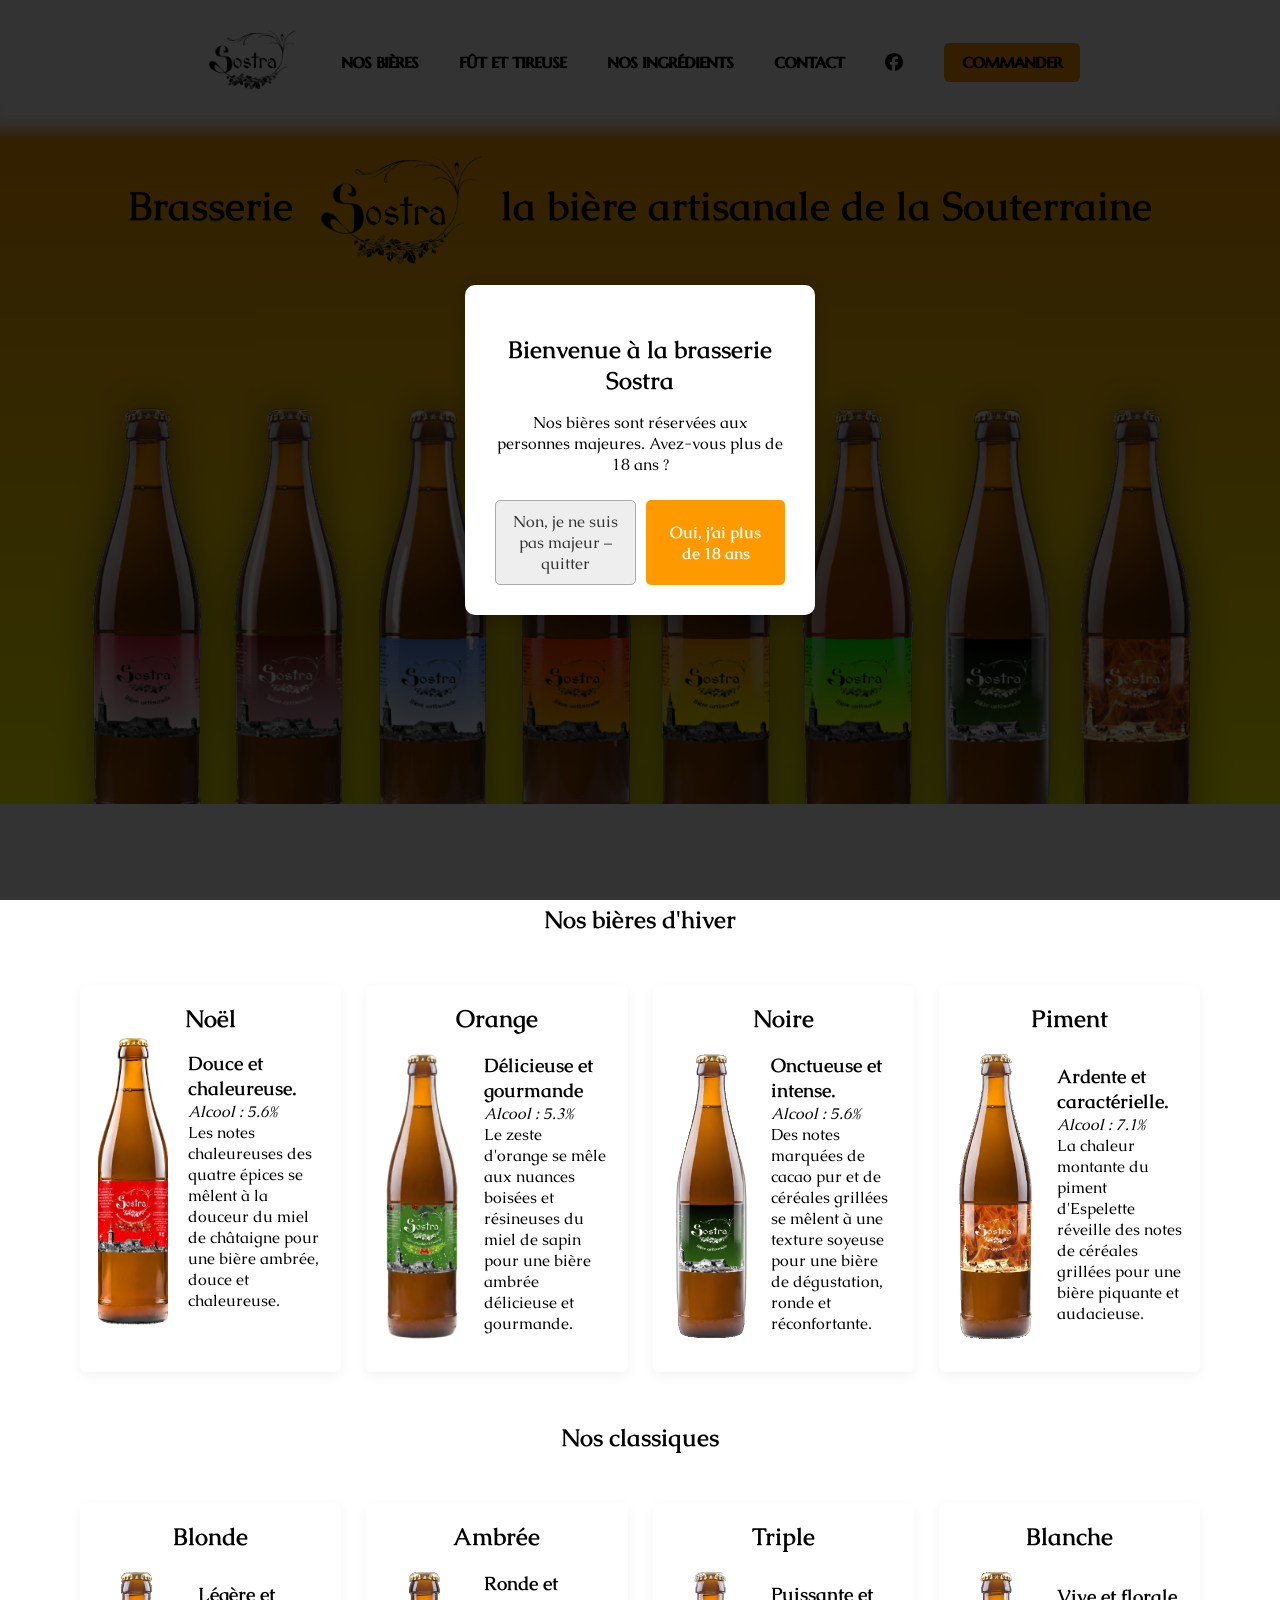
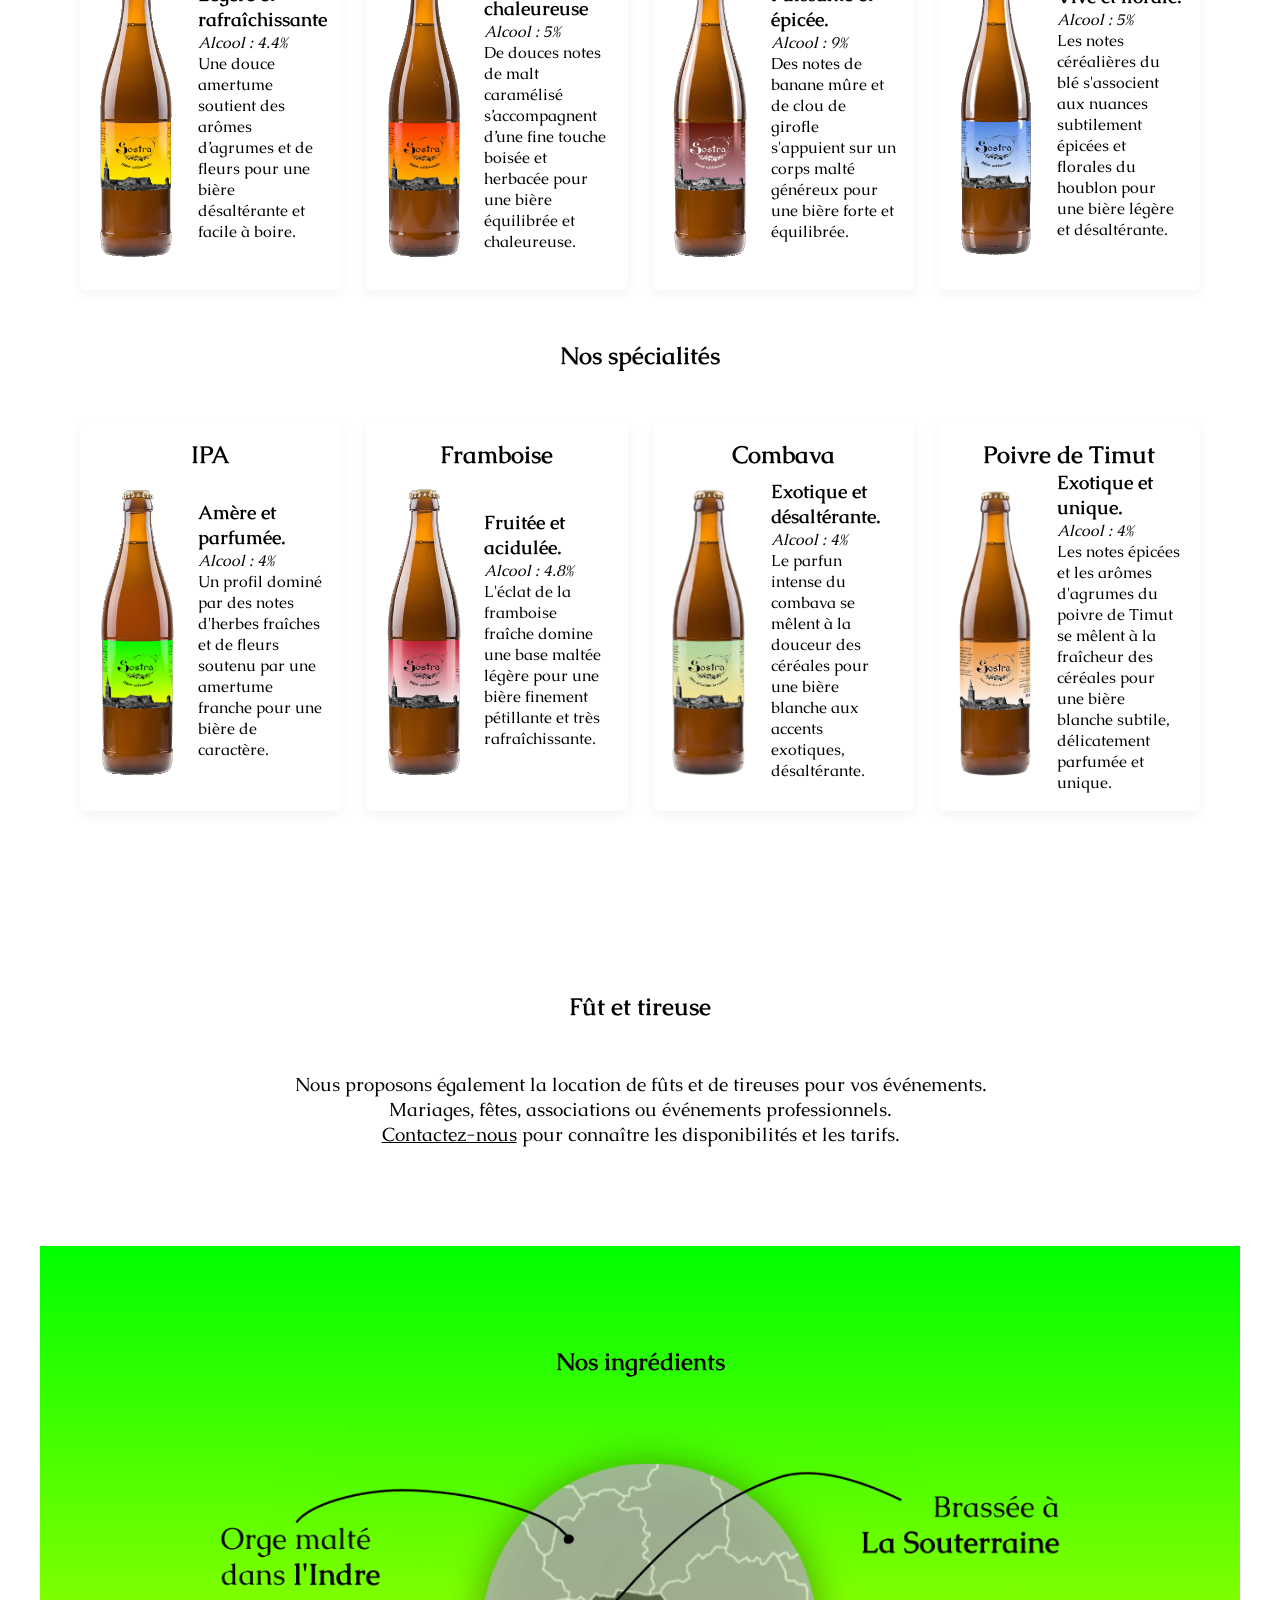
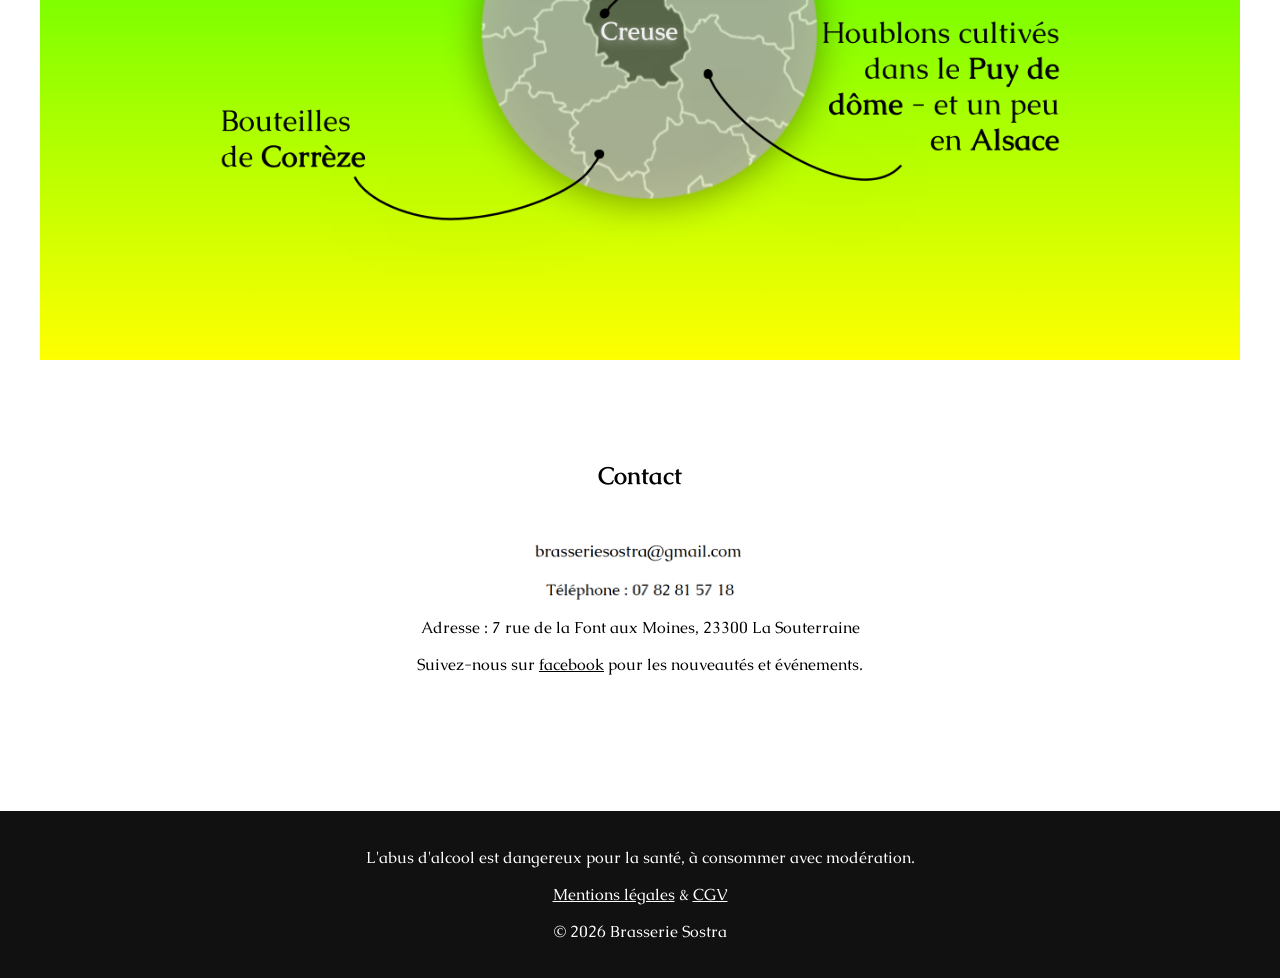
<file: index.html>
<!DOCTYPE html>
<html lang="fr">
<head>
<meta charset="UTF-8">
<meta name="viewport" content="width=device-width, initial-scale=1.0">
<title>Bière Sostra</title>
<link href="https://fonts.googleapis.com/css2?family=Caudex:wght@400;700&family=Marcellus&display=swap" rel="stylesheet">
<link rel="sitemap" type="application/xml" title="Sitemap" href="/sitemap.xml">

<style>
html {
  scroll-behavior: smooth;
}

body{
  font-family: Caudex, serif;
  margin:0;
}

*{
  box-sizing: border-box;
}

/* NAVBAR */

.navbar-desktop{
  display:flex;
  align-items:center;
  justify-content:space-between;
  background:white;
  padding: 20px 200px 0px 200px;
  position:sticky;
  top:0;
  box-shadow: 0 13px 15px 13px white;
}

.navbar-desktop a, .side-menu a, .navbar-mobile a, .commande-btn-hero{
  color:black;
  text-decoration:none;
  font-weight:700;
  font-size: 15px;
  font-family: Marcellus, sans-serif;
  text-transform: uppercase;
  text-shadow: 0.5px 0 0 currentColor;
}

.navbar-desktop a:hover{
color: #BA8E23;
}

.navbar-desktop a img{
  background-color: black;
  /* L'image sert de masque */
  -webkit-mask-image: url('logo.png');
  mask-image: url('logo.png');
  
  /* On ajuste la taille du masque */
  -webkit-mask-size: contain;
  mask-size: contain;
  -webkit-mask-repeat: no-repeat;
  mask-repeat: no-repeat;
  
  /* Il faut donner une taille au bloc */
  width: 100px;
  height: 80px;
  display: inline-block;

  mask-position: center;
}

.navbar-desktop a img:hover{
  background-color: #BA8E23;
}

.facebook svg{
  height: 1.2em; /* 1.6x15 */
  vertical-align: text-top;
}

.facebook svg:hover{
  fill: #BA8E23;
}

.commande-btn{
  background: #FF9900;
  padding:10px 18px;
  border-radius:5px;
  font-weight:bold;
}
.commande-btn:hover{
  background-color: #E68A00;
  color: black!important;
}
.commande-btn:active{
  background-color: #E68A00;
  color: black!important;
}

.commande-btn-hero {
  border-radius: 5px;
  border: 2px solid black;
  font-weight:bold;
  padding:16px 28px;
  font-size: 16px;
  transition: all 0.3s ease;
}
.commande-btn-hero:hover {
  background-color: #000; /* fond noir */
  color: #fff; /* texte blanc */
  border-color: #000; /* bord noir reste */
}
.commande-btn-hero:active {
  background-color: #000; /* fond noir */
  color: #fff; /* texte blanc */
  border-color: #000; /* bord noir reste */
}

/* HERO IMAGE */

.hero-desktop{
  height: 700px;
  display: flex;
  flex-direction: column;
  align-items: center;


  /* L'image PNG avec zones transparentes */
  background-image: 
    linear-gradient(0deg,rgba(255, 255, 0, 1) 0%, rgba(255, 153, 0, 1) 100%);
  ;

  /* Réglages pour que l'image soit bien centrée et ne se répète pas */
  background-repeat: no-repeat;
  background-position: center;
  background-size: contain;
  overflow: hidden;
}

.hero-mobile{
  display: none;
}


/* SECTIONS */

section{
  padding:80px 40px;
  max-width:1200px;
  margin:auto;
  scroll-margin-top: 50px; 
}

h2{
  text-align:center;
  margin-bottom:50px;
}

/* BIÈRES */

.beer-grid{
display:grid;
grid-template-columns:repeat(auto-fit,minmax(250px,1fr));
gap:25px;
}

.beer{
background:white;
padding:18px;
border-radius:6px;
box-shadow:0 4px 12px rgba(0,0,0,0.05);
}

.beer .bouteille {
display:flex;
gap:20px;
align-items:center;
}
@media (min-width: 600px) {
  .beer.blonde:hover{
  background: linear-gradient(0deg,#FFFF00 0%, #FF9900 100%);
  }

  .beer.ambree:hover{
  background: linear-gradient(0deg,#F1C232 0%, #FF0000 100%);
  }

  .beer.ipa:hover{
  background: linear-gradient(0deg,#FFFF00 0%, #00FF00 100%);
  }

  .beer.blanche:hover{
  background: linear-gradient(0deg,#FFF 0%, #4A86E8 100%);
  }

  .beer.noire:hover{
  background: linear-gradient(0deg,#38761D 0%, #000000 100%);
  color: #FFF;
  }

  .beer.triple:hover{
  background: linear-gradient(0deg,#D5A6BD 0%, #741B47 100%);
  color: #FFF;
  }

  .beer.piment:hover{
  background-image: url(Piment.jpg);
  color: #FFF;
  }
    .beer.framboise:hover{
  background: linear-gradient(0deg,#FFF 0%, #C8233C 100%);
  }

  .beer.combava:hover{
  background: linear-gradient(0deg,#ffe599 0%, #b6d7a8 100%);
  }

  .beer.noel:hover{
  background: #c20000ff;
  color: #FFF;
  }

  .beer.orange:hover{
  background-image: url(Orange.png);
  color: #FFF;
  }

  .beer.pdt:hover{
  background: linear-gradient(0deg,#FFF 0%, #e69138 100%);
  }
}

.beer img{
  width:80px;
  height:320px;
  object-fit:cover;
  border-radius:4px;
}

.beer.noel img{
  width:70px;
  height:295px;
  object-fit:cover;
  border-radius:4px;
}

.beer h3, .beer h2 {
  margin: 0px;
}

/* FUT */

.fut{
  text-align:center;
  max-width:80%;
  margin:auto;
  font-size: 1.2em;
}

.fut a {
  color: #000;
}

/* INGREDIENTS */

.ingredients{
  text-align:center;
}
#ingredients{
  background: linear-gradient(0deg,#FFFF00 0%, #00FF00 100%);
}

.ingredients img{
  width:80%;
}

/* CONTACT */

.contact{
text-align:center;
}
/* FOOTER */

footer{
  background:#111;
  color:white;
  text-align:center;
  padding:20px;
  margin-top:40px;
}

footer a{
  color: white
}

.side-menu {
  display: none;
}

.navbar-mobile {
  display: none;
}

/* Contact */
.contact-block {
  margin-top: 20px;
  padding-top: 15px;
  border-top: 1px solid #eee;
}

.contact-item img {
  cursor: pointer;
  border-bottom: 1px solid transparent;
}

.contact-item img:active, .contact-item img:hover {
  border-bottom: 1px solid #ddd;
}

.contact-item .icon {
  margin-right: 8px;
}

#toast {
  position: absolute;
  width: fit-content;
  left: 50%;
  transform: translateX(-50%) translateY(20px);
  background: #222;
  color: #fff;
  padding: 10px 16px;
  border-radius: 8px;
  font-size: 0.9rem;
  opacity: 0;
  pointer-events: none;
  transition: all 0.3s ease;
}

#toast.show {
  opacity: 1;
  transform: translateX(-50%) translateY(0);
}

@media (max-width: 600px) {



  /* HERO */
  .hero-desktop{display: none;}
  .hero-mobile{
    margin-top: 60px;
    display: flex;
    flex-direction: column;
    align-items: center;
    background:  
      url(noise.svg),
      radial-gradient(circle at 30% 30%, 
        rgba(255,255,0,1) 0%, 
        rgba(255,200,0,1) 40%, 
        rgba(255,153,0,1) 100%
      );
    background-blend-mode: overlay;
    text-align: center;
    padding: 20px;
    position: relative;
    height: 70vh;
    justify-content: space-around;
  }

  /*NAVBAR*/
  .navbar-desktop{display: none;}
  .navbar-mobile {
    box-sizing: border-box;
    display: flex;
    align-items: center;
    padding: 0px 15px;
    border-bottom: 1px solid #eee;
    background: white;
    height: 60px;
    z-index: 102;
    position: fixed;
    width: 100vw;
    top: 0;
  }

  .commande-btn {
    margin-left: auto;
  }

  .menu-btn {
    font-size: 20px;
    background: none;
    border: none;
    cursor: pointer;
  }

  .nav-title {
    flex: 1;
    text-align: center;
    font-weight: bold;
    font-size: 1.3em;
  }

  /* OVERLAY */
  .overlay {
    display: unset;
    position: fixed;
    inset: 0;
    background: rgba(0,0,0,0.3);
    opacity: 0;
    pointer-events: none;
    transition: opacity 0.25s ease;
    z-index: 100;
  }

  .overlay.active {
    opacity: 1;
    pointer-events: auto;
  }

  /* MENU */
  .side-menu {
    position: fixed;
    top: 0;
    left: 0;
    width: 100vw;
    box-sizing: border-box;
    background: white;
    padding: 0px 20px;

    transform: translateY(-100%);
    transition: transform 0.25s cubic-bezier(0.4, 0, 0.2, 1);

    z-index: 101;

    display: flex;
    flex-direction: column;
  }

  /* état ouvert */
  .side-menu.active {
    transform: translateY(0);
  }

  /* liens */
  .side-menu a {
    text-decoration: none;
    padding: 20px 0px;
    border-bottom: 1px solid #ddd;
    text-align: center;
    font-size: 1.1em;
  }
  .side-menu a:last-child {
    border-bottom: none;
  }


  .beer.blonde{
  background: linear-gradient(0deg,#FFFF00 0%, #FF9900 100%);
  }

  .beer.ambree{
  background: linear-gradient(0deg,#F1C232 0%, #FF0000 100%);
  }

  .beer.ipa{
  background: linear-gradient(0deg,#FFFF00 0%, #00FF00 100%);
  }

  .beer.blanche{
  background: linear-gradient(0deg,#FFF 0%, #4A86E8 100%);
  }

  .beer.noire{
  background: linear-gradient(0deg,#38761D 0%, #000000 100%);
  color: #FFF;
  }

  .beer.triple{
  background: linear-gradient(0deg,#D5A6BD 0%, #741B47 100%);
  color: #FFF;
  }

  .beer.piment{
  background-image: url(Piment.jpg);
  color: #FFF;
  }

  .beer.framboise{
  background: linear-gradient(0deg,#FFF 0%, #C8233C 100%);
  }

  .beer.noel{
  background: #c20000ff;
  color: #FFF;
  }

  .beer.orange{
  background-image: url(Orange.png);
  color: #FFF;
  }


  section {
    padding: 40px 40px;
    scroll-margin-top: 60px;

  }

  h2 {
    margin-bottom: 20px;
  }

  #ingredients {
    padding: 20px 0px;
  }
  .ingredients {
    height: 200px;
  }
  .ingredients img {
    width: 100%;
    object-fit: contain;
    object-position: center;
  }
}

</style>
</head>

<body>

<!-- NAVBAR -->
<!-- Desktop -->
<nav class="navbar-desktop">
  <a href="#"><img></a>
  <a href="#bieres">Nos bières</a>
  <a href="#fut">Fût et tireuse</a>
  <a href="#ingredients">Nos ingrédients</a>
  <a href="#contact">Contact</a>
  <a class="facebook" href="https://www.facebook.com/p/Brasserie-Sostra-61555005142636/">
    <svg role="img" viewBox="0 0 24 24" xmlns="http://www.w3.org/2000/svg"><title>Facebook</title><path d="M9.101 23.691v-7.98H6.627v-3.667h2.474v-1.58c0-4.085 1.848-5.978 5.858-5.978.401 0 .955.042 1.468.103a8.68 8.68 0 0 1 1.141.195v3.325a8.623 8.623 0 0 0-.653-.036 26.805 26.805 0 0 0-.733-.009c-.707 0-1.259.096-1.675.309a1.686 1.686 0 0 0-.679.622c-.258.42-.374.995-.374 1.752v1.297h3.919l-.386 2.103-.287 1.564h-3.246v8.245C19.396 23.238 24 18.179 24 12.044c0-6.627-5.373-12-12-12s-12 5.373-12 12c0 5.628 3.874 10.35 9.101 11.647Z"/></svg>
  </a>
  <a class="commande-btn" href="commande.html">Commander</a>
</nav>
<!-- Mobile -->

<nav class="navbar-mobile">
  <button class="menu-btn" id="menuBtn">☰</button>
  <img style="height: 56px; vertical-align: middle;" src="logo.png">
  <a class="commande-btn" href="commande.html">Commander</a>
</nav>

<!-- overlay -->
<div class="overlay" id="overlay"></div>

<!-- menu -->
<aside class="side-menu" id="sideMenu">
  
  <a href="#bieres">Nos bières</a>
  <a href="#fut">Fût et tireuse</a>
  <a href="#ingredients">Nos ingrédients</a>
  <a href="#contact">Contact</a>
  <a class="facebook" href="https://www.facebook.com/p/Brasserie-Sostra-61555005142636/">
    <svg role="img" viewBox="0 0 24 24" xmlns="http://www.w3.org/2000/svg"><title>Facebook</title><path d="M9.101 23.691v-7.98H6.627v-3.667h2.474v-1.58c0-4.085 1.848-5.978 5.858-5.978.401 0 .955.042 1.468.103a8.68 8.68 0 0 1 1.141.195v3.325a8.623 8.623 0 0 0-.653-.036 26.805 26.805 0 0 0-.733-.009c-.707 0-1.259.096-1.675.309a1.686 1.686 0 0 0-.679.622c-.258.42-.374.995-.374 1.752v1.297h3.919l-.386 2.103-.287 1.564h-3.246v8.245C19.396 23.238 24 18.179 24 12.044c0-6.627-5.373-12-12-12s-12 5.373-12 12c0 5.628 3.874 10.35 9.101 11.647Z"/></svg>
  </a>
</aside>


<!-- IMAGE PRINCIPALE -->

<div class="hero-desktop">
  <h1 style="text-align: center; padding-top: 20px; font-size: 2.5em;">Brasserie
    <img src="logo.png" style="height: 3em; vertical-align: middle;">
    la bière artisanale de la Souterraine
  </h1>
  <a class="commande-btn-hero" href="commande.html">PASSER COMMANDE</a>
  
  <img src="hero.png" style="width: 100vw; max-width: 1400px; margin-top: auto;">
</div>

<div class="hero-mobile">
  <h1>Brasserie </h1>
  <img src="logo.png" style="height: 10em; "> 
  <h2>La bière artisanale <br>de la Souterraine</h2>
  <a class="commande-btn-hero" href="commande.html">PASSER COMMANDE</a>
</div>


<!-- BIÈRES -->

<section id="bieres">

<h2>Nos bières d'hiver</h2>

<div class="beer-grid">

<div class="beer noel">
  <h2>Noël</h2>
  <div class="bouteille">
    <img src="bouteilles/noël.png">
    <div>
      <h3>Douce et chaleureuse.</h3>
      <i>Alcool : 5.6%</i><br>
        Les notes chaleureuses des quatre épices se mêlent à la douceur du miel 
        de châtaigne pour une bière ambrée, douce et chaleureuse.
    </div>
  </div>
</div>

<div class="beer orange">
  <h2>Orange</h2>
  <div class="bouteille">
    <img src="bouteilles/orange.png">
    <div>
      <h3>Délicieuse et gourmande</h3>
      <i>Alcool : 5.3%</i><br>
        Le zeste d'orange se mêle aux nuances boisées et 
        résineuses du miel de sapin pour une bière ambrée 
        délicieuse et gourmande.
    </div>
  </div>
</div>

<div class="beer noire">
  <h2>Noire</h2>
  <div class="bouteille">
    <img src="bouteilles/noire.png">
    <div>
      <h3>Onctueuse et intense.</h3>
      <i>Alcool : 5.6%</i><br>
        Des notes marquées de cacao pur et de céréales grillées se mêlent à une 
        texture soyeuse pour une bière de dégustation, ronde et réconfortante.
    </div>
  </div>
</div>

<div class="beer piment">
  <h2>Piment</h2>
<div class="bouteille">
  <img src="bouteilles/piment.png">
  <div>
    <h3>Ardente et caractérielle.</h3>
    <i>Alcool : 7.1%</i><br>
    La chaleur montante du piment d'Espelette réveille des notes de céréales 
    grillées pour une bière piquante et audacieuse.
  </div>
</div>
</div>
</div>

<h2 style="margin-top: 50px;">Nos classiques</h2>

<div class="beer-grid">

<div class="beer blonde">
  <h2>Blonde</h2>
  <div class="bouteille">
    <img src="bouteilles/blonde.png">
    <div>
      <h3>Légère et rafraîchissante</h3>
      <i>Alcool : 4.4%</i><br>
      Une douce amertume soutient des arômes d’agrumes et de fleurs pour 
      une bière désaltérante et facile à boire. 
    </div>
  </div>
</div>

<div class="beer ambree">
  <h2>Ambrée</h2>
  <div class="bouteille">
    <img src="bouteilles/ambrée.png">
    <div>
      <h3>Ronde et chaleureuse</h3>
      <i>Alcool : 5%</i><br>
      De douces notes de malt caramélisé s’accompagnent d’une fine touche 
      boisée et herbacée pour une bière équilibrée et chaleureuse.
    </div>
  </div>
</div>

<div class="beer triple">
  <h2>Triple</h2>
  <div class="bouteille">
    <img src="bouteilles/triple.png">
    <div>
      <h3>Puissante et épicée.</h3>
      <i>Alcool : 9%</i><br>
      Des notes de banane mûre et de clou de girofle s'appuient sur un 
      corps malté généreux pour une bière forte et équilibrée.
    </div>
  </div>
</div>

<div class="beer blanche">
  <h2>Blanche</h2>
  <div class="bouteille">
    <img src="bouteilles/blanche.png">
    <div>
      <h3>Vive et florale.</h3>
      <i>Alcool : 5%</i><br>
      Les notes céréalières du blé s'associent aux nuances subtilement épicées et 
      florales du houblon pour une bière légère et désaltérante.
    </div>
  </div>
</div>
</div>

<h2 style="margin-top: 50px;">Nos spécialités</h2>

<div class="beer-grid">
<div class="beer ipa">
  <h2>IPA</h2>
  <div class="bouteille">
    <img src="bouteilles/ipa.png">
    <div>
      <h3>Amère et parfumée.</h3>
      <i>Alcool : 4%</i><br>
      Un profil dominé par des notes d'herbes fraîches et de fleurs soutenu par 
      une amertume franche pour une bière de caractère.
    </div>
  </div>
</div>

<div class="beer framboise">
  <h2>Framboise</h2>
  <div class="bouteille">
    <img src="bouteilles/framboise.png">
    <div>
      <h3>Fruitée et acidulée.</h3>
      <i>Alcool : 4.8%</i><br>
      L'éclat de la framboise fraîche domine une base maltée légère pour une 
      bière finement pétillante et très rafraîchissante.
    </div>
  </div>
</div>

<div class="beer combava">
  <h2>Combava</h2>
  <div class="bouteille">
    <img src="bouteilles/combava.png">
    <div>
      <h3>Exotique et désaltérante.</h3>
      <i>Alcool : 4%</i><br>
      Le parfun intense du combava se mêlent à la douceur des céréales pour 
      une bière blanche aux accents exotiques, désaltérante.
    </div>
  </div>
</div>

<div class="beer pdt">
  <h2>Poivre de Timut</h2>
  <div class="bouteille">
    <img src="bouteilles/timut.png">
    <div>
      <h3>Exotique et unique.</h3>
      <i>Alcool : 4%</i><br>
      Les notes épicées et les arômes d'agrumes du poivre de Timut se mêlent à 
      la fraîcheur des céréales pour une bière blanche subtile,
      délicatement parfumée et unique.
    </div>
  </div>
</div>

</div>

</section>


<!-- FUT -->

<section id="fut">

<h2>Fût et tireuse</h2>

<div class="fut">
<p>
Nous proposons également la location de fûts et de tireuses pour vos événements.<br>
Mariages, fêtes, associations ou événements professionnels. <br>
<a href="#contact"ter>Contactez-nous</a> pour connaître les disponibilités et les tarifs.
</p>
</div>

</section>


<!-- INGREDIENTS -->

<section id="ingredients">

<h2>Nos ingrédients</h2>

<div class="ingredients">

<img src="ingredients.png">


</div>

</section>


<!-- CONTACT -->

<section id="contact">

<h2>Contact</h2>

<div class="contact">

<p class="contact-item" data-copy="mail" data-label="Email">
  <img src="email.png" style="height: 1.3em; vertical-align: middle;">
</p>
<p class="contact-item" data-copy="tel" data-label="Téléphone">
  <img src="tel.png" style="height: 1.2em; vertical-align: middle;">
</p>
<p>
  Adresse : 7 rue de la Font aux Moines, 23300 La Souterraine
</p>
<p>Suivez-nous sur <a href="https://www.facebook.com/p/Brasserie-Sostra-61555005142636/" style="color: #000;">facebook</a> pour les nouveautés et événements.</p>

<div id="toast"></div>
</div>

</section>


<footer>
<p>L'abus d'alcool est dangereux pour la santé, à consommer avec modération.</p>

<a href="mentions-legales.html">Mentions légales</a> &
<a href="/cgv.html">CGV</a>

<p>© 2026 Brasserie Sostra</p>

</footer>
<!-- MODALE AGE -->
<div id="ageModal" style="
  position: fixed;
  top:0; left:0;
  width:100%; height:100%;
  background: rgba(0,0,0,0.8);
  display: flex;
  align-items: center;
  justify-content: center;
  z-index: 9999;
  visibility: hidden;
">
  <div style="
    background: white;
    padding: 30px;
    text-align: center;
    border-radius: 10px;
    max-width: 350px;
    width: 90%;
    box-shadow: 0 4px 20px rgba(0,0,0,0.3);
  ">
    <h2 style="margin-bottom: 15px;">Bienvenue à la brasserie Sostra</h2>
    <p style="margin-bottom: 25px;">Nos bières sont réservées aux personnes majeures. Avez-vous plus de 18 ans ?</p>
    <div style="display: flex; justify-content: space-between; gap: 10px;">
      <button onclick="rejectAge()" style="
        flex:1;
        padding: 10px 15px;
        border: 1px solid #aaa;
        background: #eee;
        color: #333;
        border-radius: 5px;
        cursor: pointer;
        font-size: 1rem;
        font-family: 'Caudex', serif;
      ">Non, je ne suis pas majeur – quitter</button>
      <button onclick="acceptAge()" style="
        flex:1;
        padding: 10px 15px;
        border: none;
        background: #FF9900;
        color: white;
        border-radius: 5px;
        cursor: pointer;
        font-size: 1rem;
        font-family: 'Caudex', serif;
        font-weight: bold;
      ">Oui, j’ai plus de 18 ans</button>
    </div>
  </div>
</div>

<script>
// --- ACTIONS ---
function acceptAge() {
  localStorage.setItem("age_verified", "true");
  document.getElementById("ageModal").style.display = "none";
  document.body.style.overflow = "unset"; // autorise scroll
}

function rejectAge() {
  window.location.href = "https://www.youtube.com/channel/UCXptamDYEVcU4JCio30hYTw"; // redirection mineur
}

// --- INIT ---
window.addEventListener("load", function() {
  const age = localStorage.getItem("age_verified");
  if (age !== "true") {
    const modal = document.getElementById("ageModal");
    modal.style.visibility = "visible";
    document.body.style.overflow = "hidden"; // bloque scroll derrière la modale
  }
});
</script>
</body>

<script>
const isMobile = window.innerWidth <= 600;

if (isMobile) {

  const navbar = document.querySelector('.navbar-mobile');
  const sideMenu = document.querySelector('.side-menu');
  const menuBtn = document.getElementById('menuBtn');
  const overlay = document.getElementById('overlay');
  let isOpen = false;

  function updateMenuPosition() {
    const height = navbar.offsetHeight;
    sideMenu.style.top = height + 'px';
  }

  updateMenuPosition();
  window.addEventListener('resize', updateMenuPosition);


  function openMenu() {
    sideMenu.classList.add('active');
    overlay.classList.add('active');
    isOpen = true;
    menuBtn.textContent = '✕';
  }

  function closeMenu() {
    sideMenu.classList.remove('active');
    overlay.classList.remove('active');
    isOpen = false;
    menuBtn.textContent = '☰';
  }

  menuBtn.addEventListener('click', () => isOpen ? closeMenu() : openMenu() );
  document.querySelector(".navbar-mobile img").addEventListener('click', () => isOpen ? closeMenu() : openMenu() );
  overlay.addEventListener('click', closeMenu);
  sideMenu.addEventListener('click', closeMenu);

}

// contact
document.querySelectorAll('.contact-item').forEach(el => {
  el.addEventListener('click', async () => {
    let text;
    if(el.dataset.copy === 'tel'){
      w = ['57', '82', '81', '07', '18']
      t = [3, 1, 2, 0, 4]
      text = t.map(i => w[i]).join(" ");
    } else if (el.dataset.copy === 'mail'){
      w = ['ie', 'sser', '&', 'gm', 'co', '*', 'bra', 'sostra', 'ail']
      t = [6, 1, 0, 7, 2, 3, 8, 5, 4]
      text = t.map(i => w[i]).join("").replace('&', '@').replace('*', '.') + 'm'
    } else return;
    const label = el.dataset.label;

    try {
      await navigator.clipboard.writeText(text);
      showToast(`${label} copié`);
    } catch (err) {
      console.error('Erreur copie', err);
    }
  });
});

function showToast(message) {
  const toast = document.getElementById('toast');
  toast.textContent = message;
  toast.classList.add('show');
  setTimeout(() => toast.classList.remove('show'), 2000);
}

document.querySelectorAll(".beer").forEach(el => {
  el.addEventListener('click', () => {
    el.classList.toggle('clicked')
  })
})



</script>

</html>
</file>
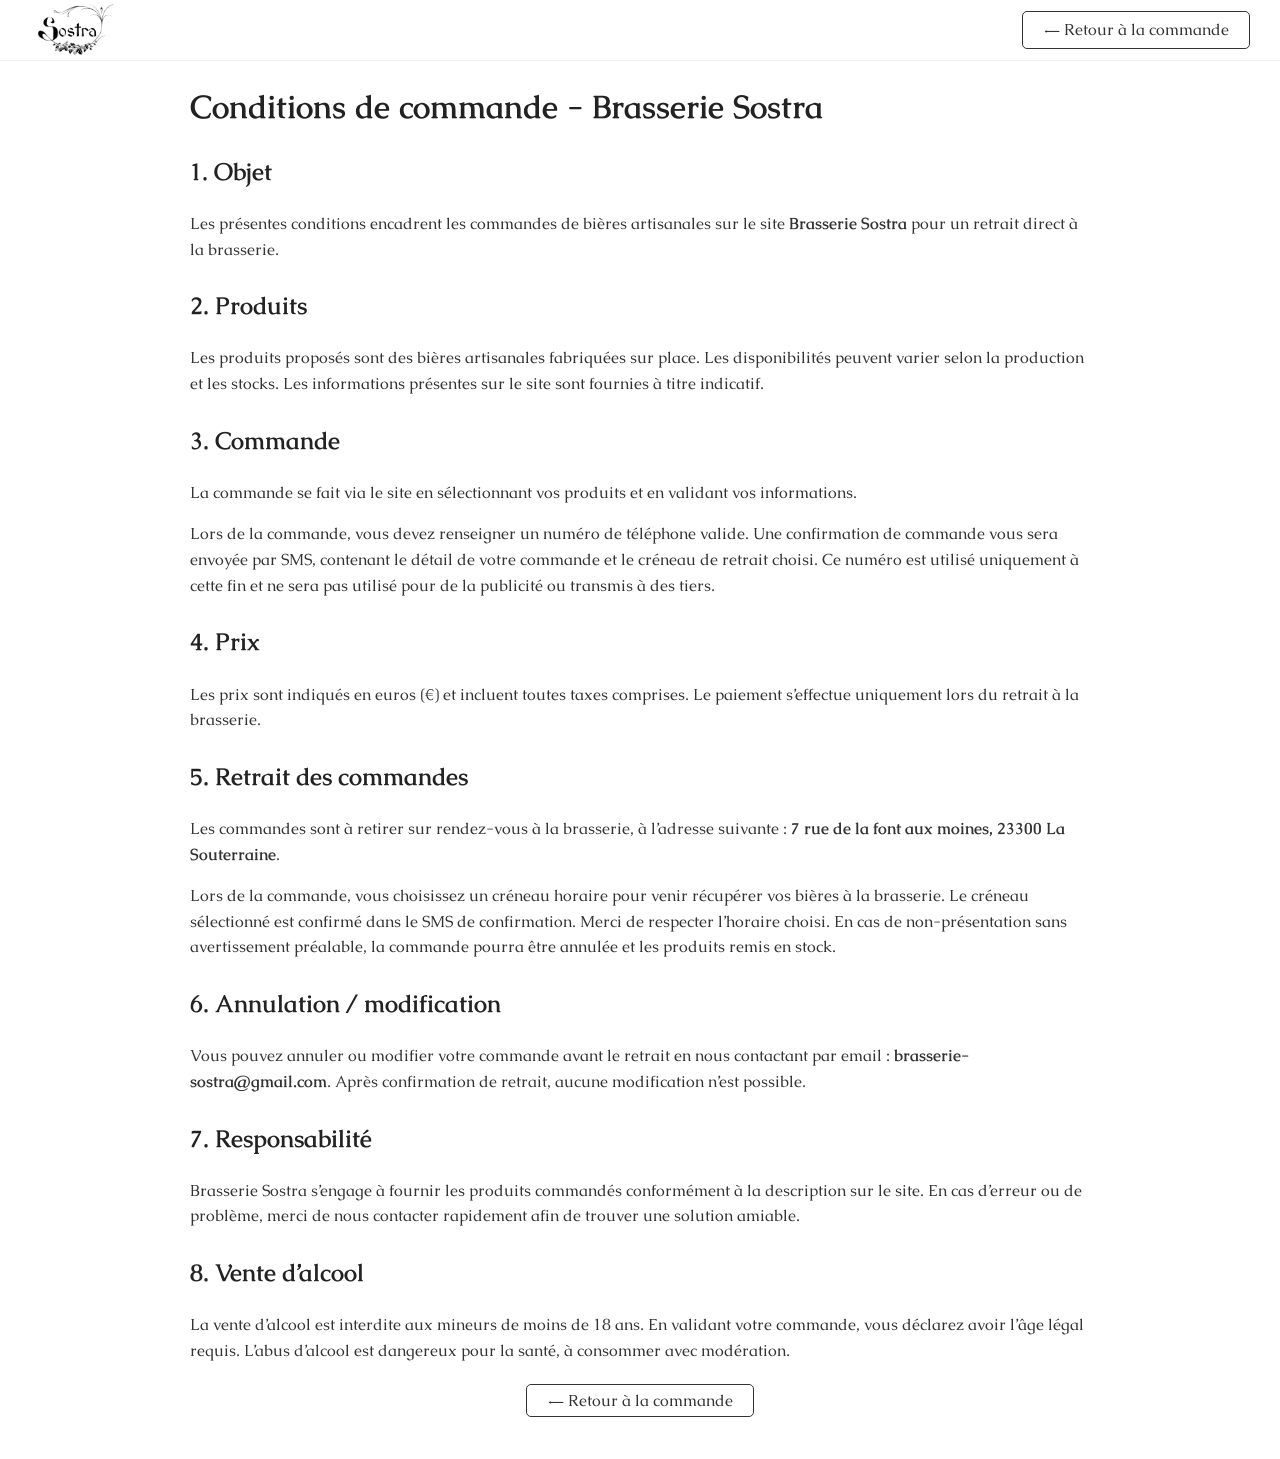
<file: cgv.html>
<!DOCTYPE html>
<html lang="fr">
<head>
  <meta charset="UTF-8">
  <meta name="viewport" content="width=device-width, initial-scale=1.0">
  <title>Conditions de commande - Brasserie Sostra</title>
  <link href="https://fonts.googleapis.com/css2?family=Caudex:wght@400;700&display=swap" rel="stylesheet">

  <style>
    body {
      font-family: Caudex, serif;
      line-height: 1.6;
      margin: auto;
      padding: 20px;
      padding-top: 60px;
      max-width: 900px;
      color: #333;
    }
    h1, h2 {
      color: #222;
    }
    h1 {
      margin-bottom: 20px;
    }
    section {
      margin-bottom: 25px;
    }
    a {
      color: #333;
      text-decoration: none;
    }

    navbar {
      height: 60px;
      position: fixed;
      top: 0;
      left: 0;
      right: 0;
      background-color: white;
      display: flex;
      align-items: center;
      border-bottom: 1px solid #eee;
      justify-content: space-between;
      padding: 0px 30px;
    }

    .back-button {
      padding: 5px 20px; border: 1px solid #333; border-radius: 5px;
      transition: all 0.3s ease;
    }
    .back-button:hover, .back-button:active {
      color: white;
      background-color: #333;
    }
  </style>
</head>
<body>
  <navbar>
    <a href="/index.html">
      <img style="height: 56px; vertical-align: middle;" src="logo.png">
    </a>
    <a href="/commande.html"
      class="back-button" 
    >
      ← Retour à la commande
    </a>
  </navbar>

  <h1>Conditions de commande - Brasserie Sostra</h1>

  <section>
    <h2>1. Objet</h2>
    <p>
      Les présentes conditions encadrent les commandes de bières artisanales sur le site <strong>Brasserie Sostra</strong> pour un retrait direct à la brasserie.
    </p>
  </section>

  <section>
    <h2>2. Produits</h2>
    <p>
      Les produits proposés sont des bières artisanales fabriquées sur place. 
      Les disponibilités peuvent varier selon la production et les stocks. Les informations présentes sur le site sont fournies à titre indicatif.
    </p>
  </section>

  <section>
    <h2>3. Commande</h2>
    <p>
      La commande se fait via le site en sélectionnant vos produits et en 
      validant vos informations.  
    </p>
    <p>
      Lors de la commande, vous devez renseigner un numéro de téléphone valide.  
      Une confirmation de commande vous sera envoyée par SMS, contenant le 
      détail de votre commande et le créneau de retrait choisi.  
      Ce numéro est utilisé uniquement à cette fin et ne sera pas utilisé pour 
      de la publicité ou transmis à des tiers.
    </p>
  </section>

  <section>
    <h2>4. Prix</h2>
    <p>
      Les prix sont indiqués en euros (€) et incluent toutes taxes comprises.  
      Le paiement s’effectue uniquement lors du retrait à la brasserie.
    </p>
  </section>

  <section>
    <h2>5. Retrait des commandes</h2>
    <p>
      Les commandes sont à retirer sur rendez-vous à la brasserie, à l’adresse 
      suivante :  
      <strong>7 rue de la font aux moines, 23300 La Souterraine</strong>.  
    </p>
    <p>
      Lors de la commande, vous choisissez un créneau horaire pour venir 
      récupérer vos bières à la brasserie.  
      Le créneau sélectionné est confirmé dans le SMS de confirmation.  
      Merci de respecter l’horaire choisi.  
      En cas de non-présentation sans avertissement préalable, la commande 
      pourra être annulée et les produits remis en stock.
    </p>
  </section>

  <section>
    <h2>6. Annulation / modification</h2>
    <p>
      Vous pouvez annuler ou modifier votre commande avant le retrait en nous 
      contactant par email : <strong>brasserie-sostra@gmail.com</strong>.  
      Après confirmation de retrait, aucune modification n’est possible.
    </p>
  </section>

  <section>
    <h2>7. Responsabilité</h2>
    <p>
      Brasserie Sostra s’engage à fournir les produits commandés conformément à 
      la description sur le site.  
      En cas d’erreur ou de problème, merci de nous contacter rapidement afin 
      de trouver une solution amiable.
    </p>
  </section>

  <section>
    <h2>8. Vente d’alcool</h2>
    <p>
      La vente d’alcool est interdite aux mineurs de moins de 18 ans.  
      En validant votre commande, vous déclarez avoir l’âge légal requis.  
      L’abus d’alcool est dangereux pour la santé, à consommer avec modération.
    </p>
  </section>


  <section style="text-align: center;">
    <a href="/commande.html"
      class="back-button" 
    >
      ← Retour à la commande
    </a>
  </section>

</body>
</html>
</file>
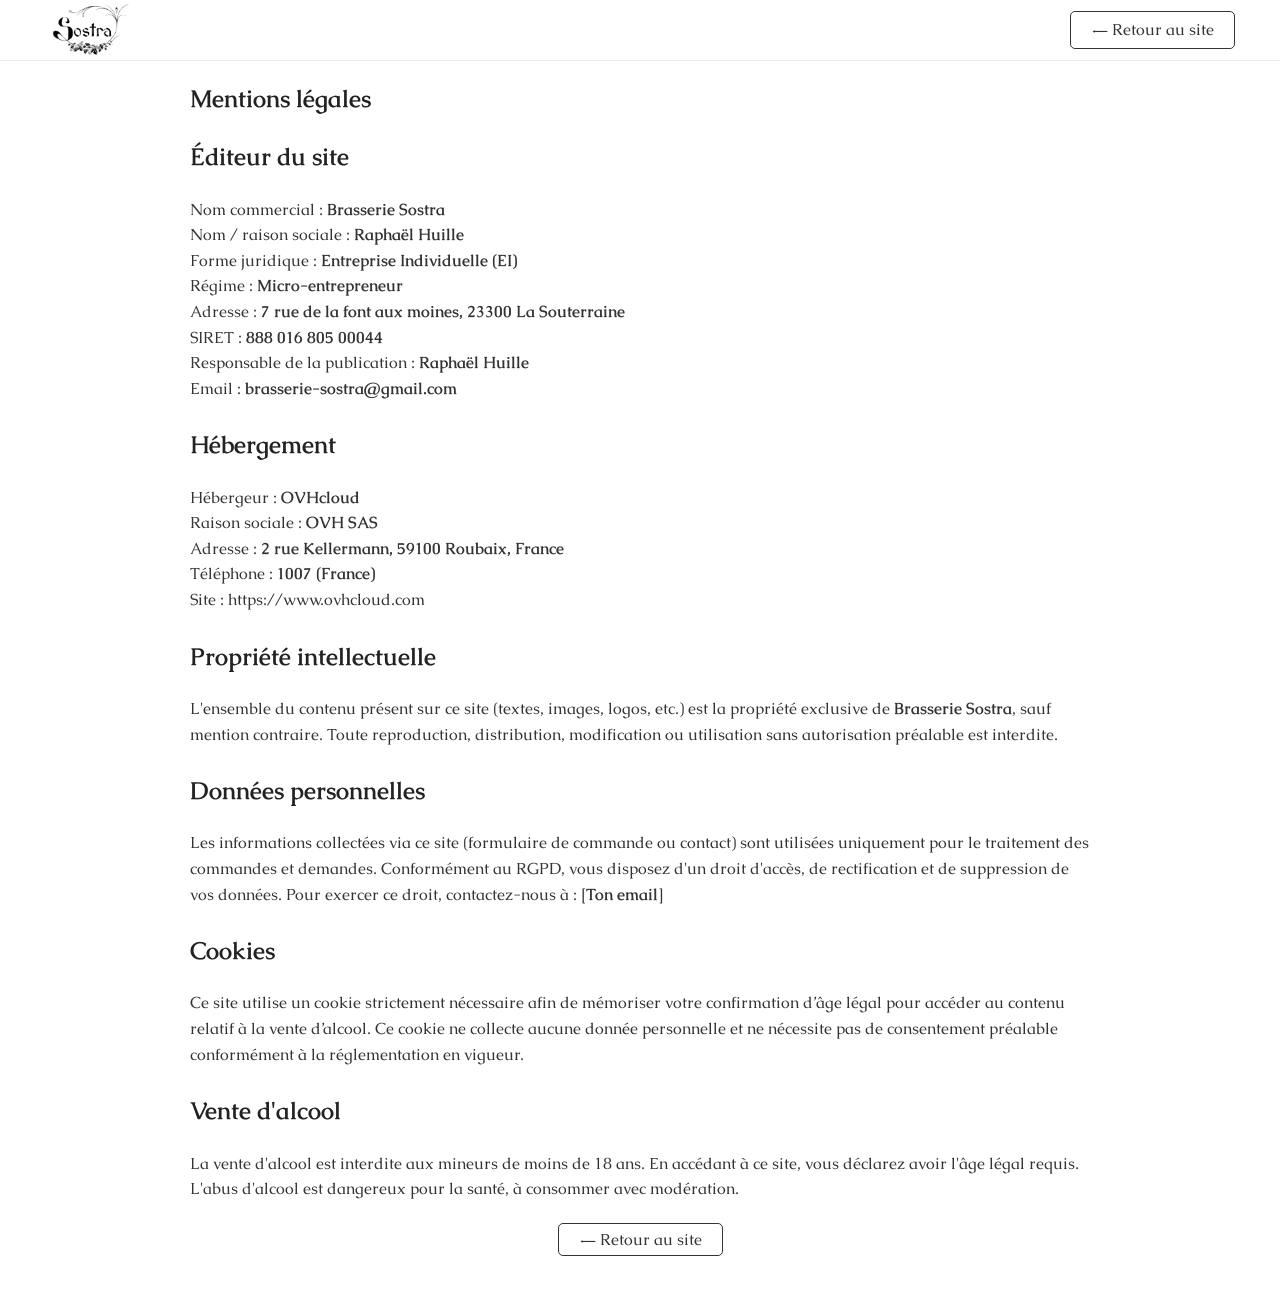
<file: mentions-legales.html>
<!DOCTYPE html>
<html lang="fr">
<head>
  <meta charset="UTF-8">
  <meta name="viewport" content="width=device-width, initial-scale=1.0">
  <title>Mentions légales - Brasserie Sostra</title>
  <link href="https://fonts.googleapis.com/css2?family=Caudex:wght@400;700&display=swap" rel="stylesheet">

  <style>
    body {
      font-family: Caudex, serif;
      line-height: 1.6;
      margin: auto;
      padding: 20px;
      padding-top: 60px;
      max-width: 900px;
      color: #333;
    }
    h1, h2 {
      color: #222;
    }
    h1 {
      margin-bottom: 20px;
    }
    section {
      margin-bottom: 25px;
    }
    a {
      color: #333;
      text-decoration: none;
    }

    navbar {
      height: 60px;
      position: fixed;
      top: 0;
      left: 0;
      right: 0;
      background-color: white;
      display: flex;
      align-items: center;
      border-bottom: 1px solid #eee;
      justify-content: space-between;
      padding: 0px 45px;
    }

    .back-button {
      padding: 5px 20px; border: 1px solid #333; border-radius: 5px;
      transition: all 0.3s ease;
    }
    .back-button:hover, .back-button:active {
      color: white;
      background-color: #333;
    }
  </style>
</head>
<body>
  <navbar>
    <a href="/index.html">
      <img style="height: 56px; vertical-align: middle;" src="logo.png">
    </a>
    <a href="/index.html"
      class="back-button" 
    >
      ← Retour au site
    </a>
  </navbar>


  <section>
    <h1>Mentions légales</h1>

    <h2>Éditeur du site</h2>
    <p>
      Nom commercial : <strong>Brasserie Sostra</strong><br>
      Nom / raison sociale : <strong>Raphaël Huille</strong><br>
      Forme juridique : <strong>Entreprise Individuelle (EI)</strong><br>
      Régime : <strong>Micro-entrepreneur</strong><br>
      Adresse : <strong>7 rue de la font aux moines, 23300 La Souterraine</strong><br>
      SIRET : <strong>888 016 805 00044</strong><br>
      Responsable de la publication : <strong>Raphaël Huille</strong><br>
      Email : <strong>brasserie-sostra@gmail.com</strong>
    </p>
  </section>

  <section>
    <h2>Hébergement</h2>
    <p>
      Hébergeur : <strong>OVHcloud</strong><br>
      Raison sociale : <strong>OVH SAS</strong><br>
      Adresse : <strong>2 rue Kellermann, 59100 Roubaix, France</strong><br>
      Téléphone : <strong>1007 (France)</strong><br>
      Site : <a href="https://www.ovhcloud.com">https://www.ovhcloud.com</a>
    </p>
  </section>

  <section>
    <h2>Propriété intellectuelle</h2>
    <p>
      L'ensemble du contenu présent sur ce site (textes, images, logos, etc.) est la propriété exclusive de <strong>Brasserie Sostra</strong>, sauf mention contraire.
      Toute reproduction, distribution, modification ou utilisation sans autorisation préalable est interdite.
    </p>
  </section>

  <section>
    <h2>Données personnelles</h2>
    <p>
      Les informations collectées via ce site (formulaire de commande ou contact) sont utilisées uniquement pour le traitement des commandes et demandes.
      Conformément au RGPD, vous disposez d'un droit d'accès, de rectification et de suppression de vos données.
      Pour exercer ce droit, contactez-nous à : <strong>[Ton email]</strong>
    </p>
  </section>

  <section>
    <h2>Cookies</h2>
    <p>
      Ce site utilise un cookie strictement nécessaire afin de mémoriser votre confirmation d’âge légal pour accéder au contenu relatif à la vente d’alcool.
      Ce cookie ne collecte aucune donnée personnelle et ne nécessite pas de consentement préalable conformément à la réglementation en vigueur.
    </p>
  </section>

  <section>
    <h2>Vente d'alcool</h2>
    <p>
      La vente d'alcool est interdite aux mineurs de moins de 18 ans.
      En accédant à ce site, vous déclarez avoir l'âge légal requis.
      L'abus d'alcool est dangereux pour la santé, à consommer avec modération.
    </p>
  </section>

  <section style="text-align: center;">
    <a href="/index.html" 
      class="back-button"
    >
      ← Retour au site
    </a>
  </section>

</body>
</html>
</file>
